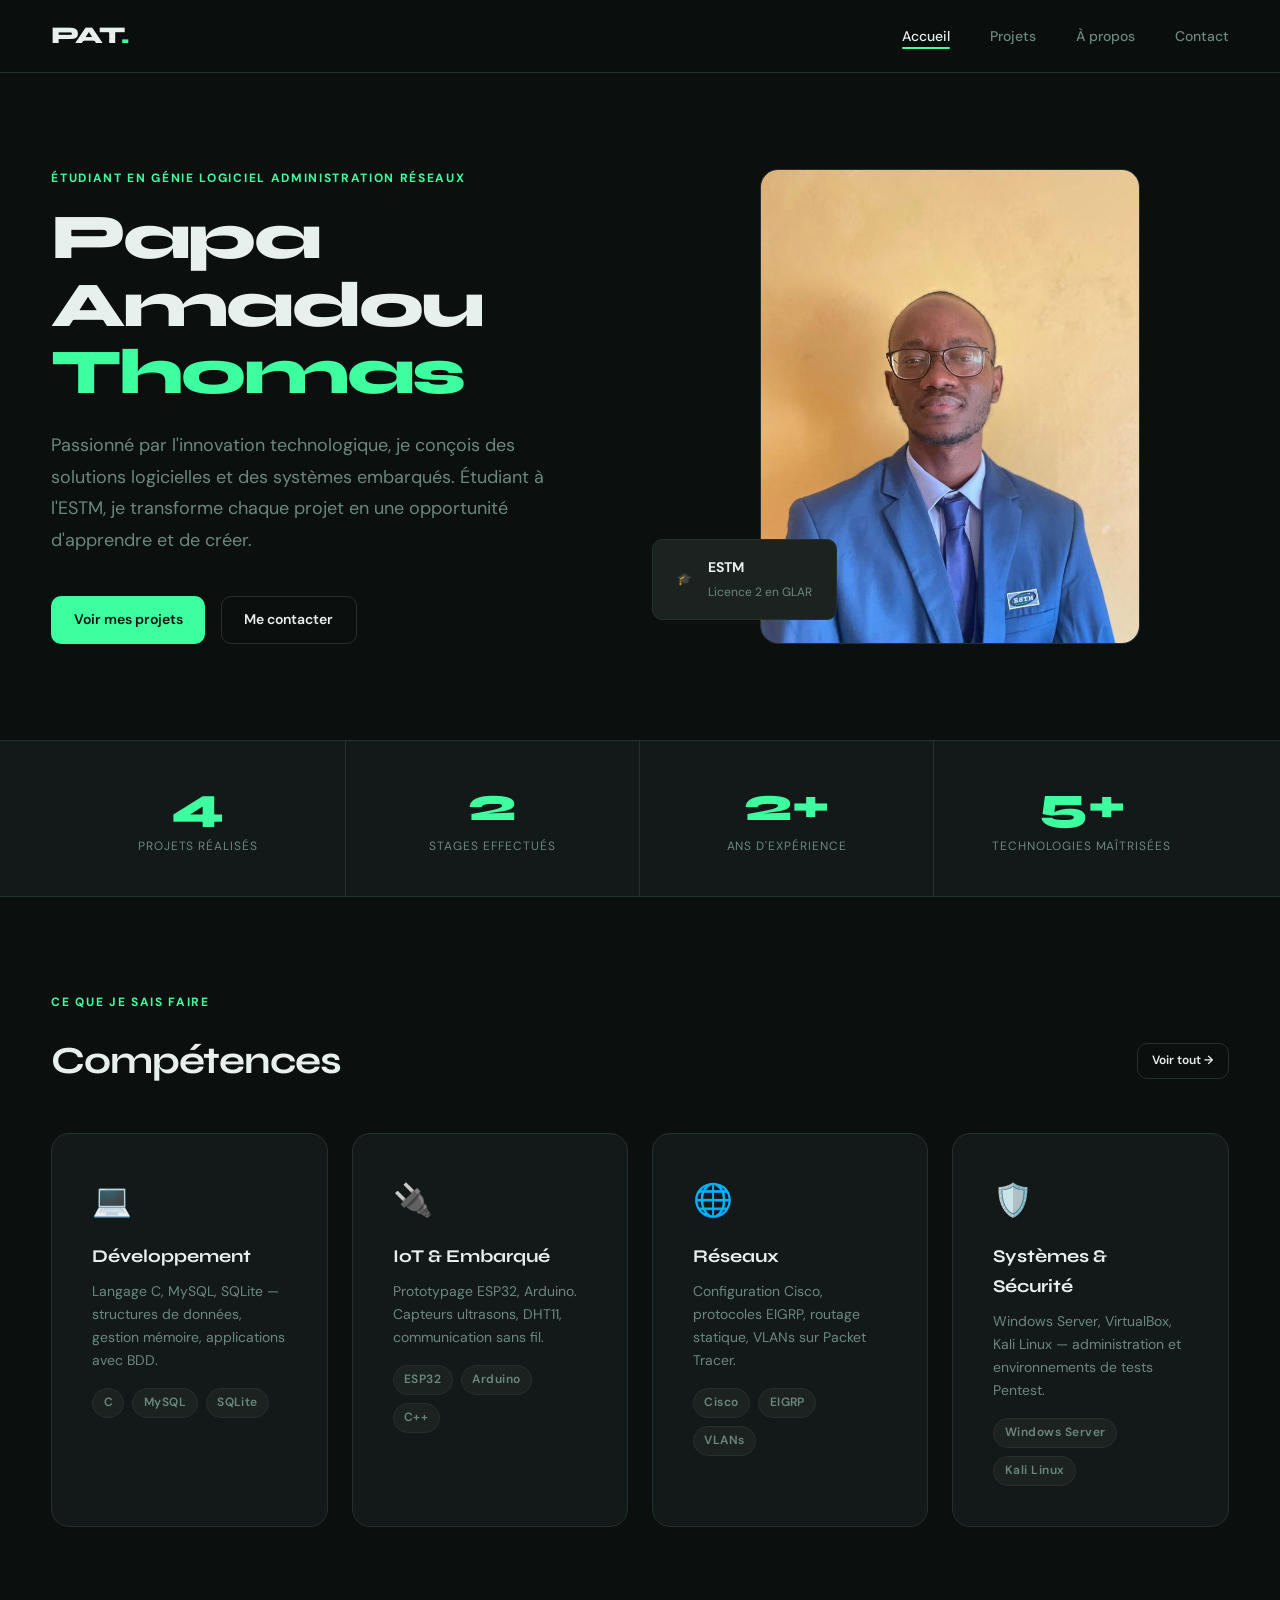
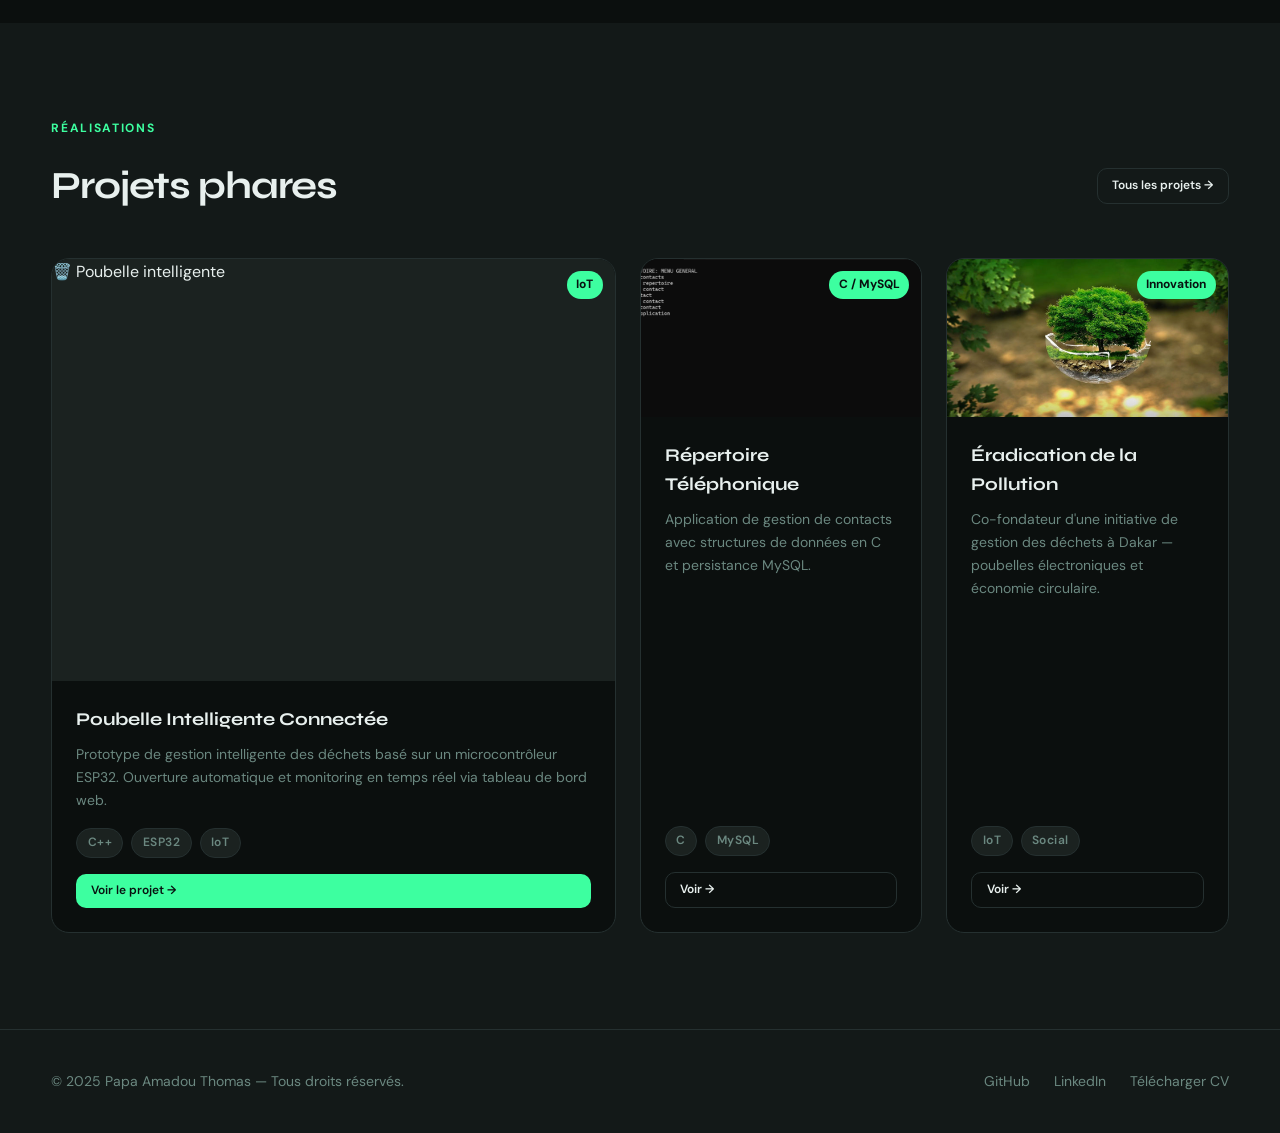
<file: index.html>
<!DOCTYPE html>
<html lang="fr">
<head>
  <meta charset="UTF-8" />
  <meta name="viewport" content="width=device-width, initial-scale=1.0" />
  <title>Papa Amadou Thomas — Portfolio</title>
  <link rel="preconnect" href="https://fonts.googleapis.com" />
  <link rel="preconnect" href="https://fonts.gstatic.com" crossorigin />
  <link href="https://fonts.googleapis.com/css2?family=Syne:wght@400;600;700;800&family=DM+Sans:ital,opsz,wght@0,9..40,300;0,9..40,400;0,9..40,500&display=swap" rel="stylesheet" />
  <link rel="stylesheet" href="css/global.css" />
  <link rel="stylesheet" href="css/index.css" />
</head>
<body>

  <!-- NAVIGATION -->
  <header class="header">
    <nav class="nav container">
      <a href="index.html" class="nav__logo">PAT<span class="accent">.</span></a>
      <ul class="nav__links">
        <li><a href="index.html"          class="nav__link active">Accueil</a></li>
        <li><a href="pages/projets.html"  class="nav__link">Projets</a></li>
        <li><a href="pages/about.html"    class="nav__link">À propos</a></li>
        <li><a href="pages/contact.html"  class="nav__link">Contact</a></li>
      </ul>
    </nav>
  </header>

  <!-- HERO -->
  <section class="hero">
    <div class="container hero__inner">
      <div class="hero__text">
        <p class="section-label">Étudiant en Génie Logiciel Administration Réseaux</p>
        <h1 class="title-xl">Papa Amadou<br /><span class="accent">Thomas</span></h1>
        <p class="hero__desc">
          Passionné par l'innovation technologique, je conçois des solutions logicielles
          et des systèmes embarqués. Étudiant à l'ESTM, je transforme chaque projet
          en une opportunité d'apprendre et de créer.
        </p>
        <div class="hero__cta">
          <a href="pages/projets.html" class="btn btn-primary">Voir mes projets</a>
          <a href="pages/contact.html" class="btn btn-outline">Me contacter</a>
        </div>
      </div>
      <div class="hero__visual">
        <div class="hero__avatar">
          <img src="./images/ma photo.jpeg" alt="Photo de Papa Amadou Thomas" />
        </div>
        <div class="hero__badge">
          <span class="hero__badge-icon">🎓</span>
          <div>
            <strong>ESTM</strong>
            <span>Licence 2 en GLAR</span>
          </div>
        </div>
      </div>
    </div>
  </section>

  <!-- STATS -->
  <section class="stats">
    <div class="container stats__grid">
      <div class="stat">
        <span class="stat__num">4</span>
        <span class="stat__label">Projets réalisés</span>
      </div>
      <div class="stat">
        <span class="stat__num">2</span>
        <span class="stat__label">Stages effectués</span>
      </div>
      <div class="stat">
        <span class="stat__num">2+</span>
        <span class="stat__label">Ans d'expérience</span>
      </div>
      <div class="stat">
        <span class="stat__num">5+</span>
        <span class="stat__label">Technologies maîtrisées</span>
      </div>
    </div>
  </section>

  <!-- COMPÉTENCES -->
  <section class="skills section">
    <div class="container">
      <p class="section-label">Ce que je sais faire</p>
      <div class="skills__header">
        <h2 class="title-lg">Compétences</h2>
        <a href="pages/about.html" class="btn btn-outline btn-sm">Voir tout →</a>
      </div>
      <div class="skills__grid">

        <div class="skill-card">
          <div class="skill-card__icon">💻</div>
          <h3>Développement</h3>
          <p>Langage C, MySQL, SQLite — structures de données, gestion mémoire, applications avec BDD.</p>
          <div class="skill-card__tags">
            <span class="tag">C</span>
            <span class="tag">MySQL</span>
            <span class="tag">SQLite</span>
          </div>
        </div>

        <div class="skill-card">
          <div class="skill-card__icon">🔌</div>
          <h3>IoT & Embarqué</h3>
          <p>Prototypage ESP32, Arduino. Capteurs ultrasons, DHT11, communication sans fil.</p>
          <div class="skill-card__tags">
            <span class="tag">ESP32</span>
            <span class="tag">Arduino</span>
            <span class="tag">C++</span>
          </div>
        </div>

        <div class="skill-card">
          <div class="skill-card__icon">🌐</div>
          <h3>Réseaux</h3>
          <p>Configuration Cisco, protocoles EIGRP, routage statique, VLANs sur Packet Tracer.</p>
          <div class="skill-card__tags">
            <span class="tag">Cisco</span>
            <span class="tag">EIGRP</span>
            <span class="tag">VLANs</span>
          </div>
        </div>

        <div class="skill-card">
          <div class="skill-card__icon">🛡️</div>
          <h3>Systèmes & Sécurité</h3>
          <p>Windows Server, VirtualBox, Kali Linux — administration et environnements de tests Pentest.</p>
          <div class="skill-card__tags">
            <span class="tag">Windows Server</span>
            <span class="tag">Kali Linux</span>
          </div>
        </div>

      </div>
    </div>
  </section>

  <!-- PROJETS PHARES -->
  <section class="projects section">
    <div class="container">
      <p class="section-label">Réalisations</p>
      <div class="projects__header">
        <h2 class="title-lg">Projets phares</h2>
        <a href="pages/projets.html" class="btn btn-outline btn-sm">Tous les projets →</a>
      </div>
      <div class="projects__grid">

        <article class="project-card project-card--featured">
          <div class="project-card__img project-card__img--placeholder">
            <span class="pcard__placeholder-text">🗑️ Poubelle intelligente</span>
            <span class="project-card__badge">IoT</span>
          </div>
          <div class="project-card__body">
            <h3 class="project-card__title">Poubelle Intelligente Connectée</h3>
            <p class="project-card__desc">Prototype de gestion intelligente des déchets basé sur un microcontrôleur ESP32. Ouverture automatique et monitoring en temps réel via tableau de bord web.</p>
            <div class="project-card__tags">
              <span class="tag">C++</span>
              <span class="tag">ESP32</span>
              <span class="tag">IoT</span>
            </div>
            <a href="pages/projets.html" class="btn btn-primary btn-sm">Voir le projet →</a>
          </div>
        </article>

        <article class="project-card">
          <div class="project-card__img">
            <img src="./images/projet-repertoire.png" alt="Gestion Répertoire Téléphonique" />
            <span class="project-card__badge">C / MySQL</span>
          </div>
          <div class="project-card__body">
            <h3 class="project-card__title">Répertoire Téléphonique</h3>
            <p class="project-card__desc">Application de gestion de contacts avec structures de données en C et persistance MySQL.</p>
            <div class="project-card__tags">
              <span class="tag">C</span>
              <span class="tag">MySQL</span>
            </div>
            <a href="pages/projets.html" class="btn btn-outline btn-sm">Voir →</a>
          </div>
        </article>

        <article class="project-card">
          <div class="project-card__img">
            <img src="./images/projet-pollution.png" alt="Projet ETRE LA SOLUTION" />
            <span class="project-card__badge">Innovation</span>
          </div>
          <div class="project-card__body">
            <h3 class="project-card__title">Éradication de la Pollution</h3>
            <p class="project-card__desc">Co-fondateur d'une initiative de gestion des déchets à Dakar — poubelles électroniques et économie circulaire.</p>
            <div class="project-card__tags">
              <span class="tag">IoT</span>
              <span class="tag">Social</span>
            </div>
            <a href="pages/projets.html" class="btn btn-outline btn-sm">Voir →</a>
          </div>
        </article>

      </div>
    </div>
  </section>

  <!-- FOOTER -->
  <footer class="footer">
    <div class="container footer__inner">
      <p class="footer__copy">&copy; 2025 Papa Amadou Thomas — Tous droits réservés.</p>
      <div class="footer__links">
        <a href="https://github.com/Amadou-26" target="_blank" rel="noopener">GitHub</a>
        <a href="https://www.linkedin.com/in/papa-amadou-thomas-2bb1b03b4" target="_blank" rel="noopener">LinkedIn</a>
        <a href="./images/CV_Papa_Amadou_Thomas.pdf" download>Télécharger CV</a>
      </div>
    </div>
  </footer>

</body>
</html>
</file>
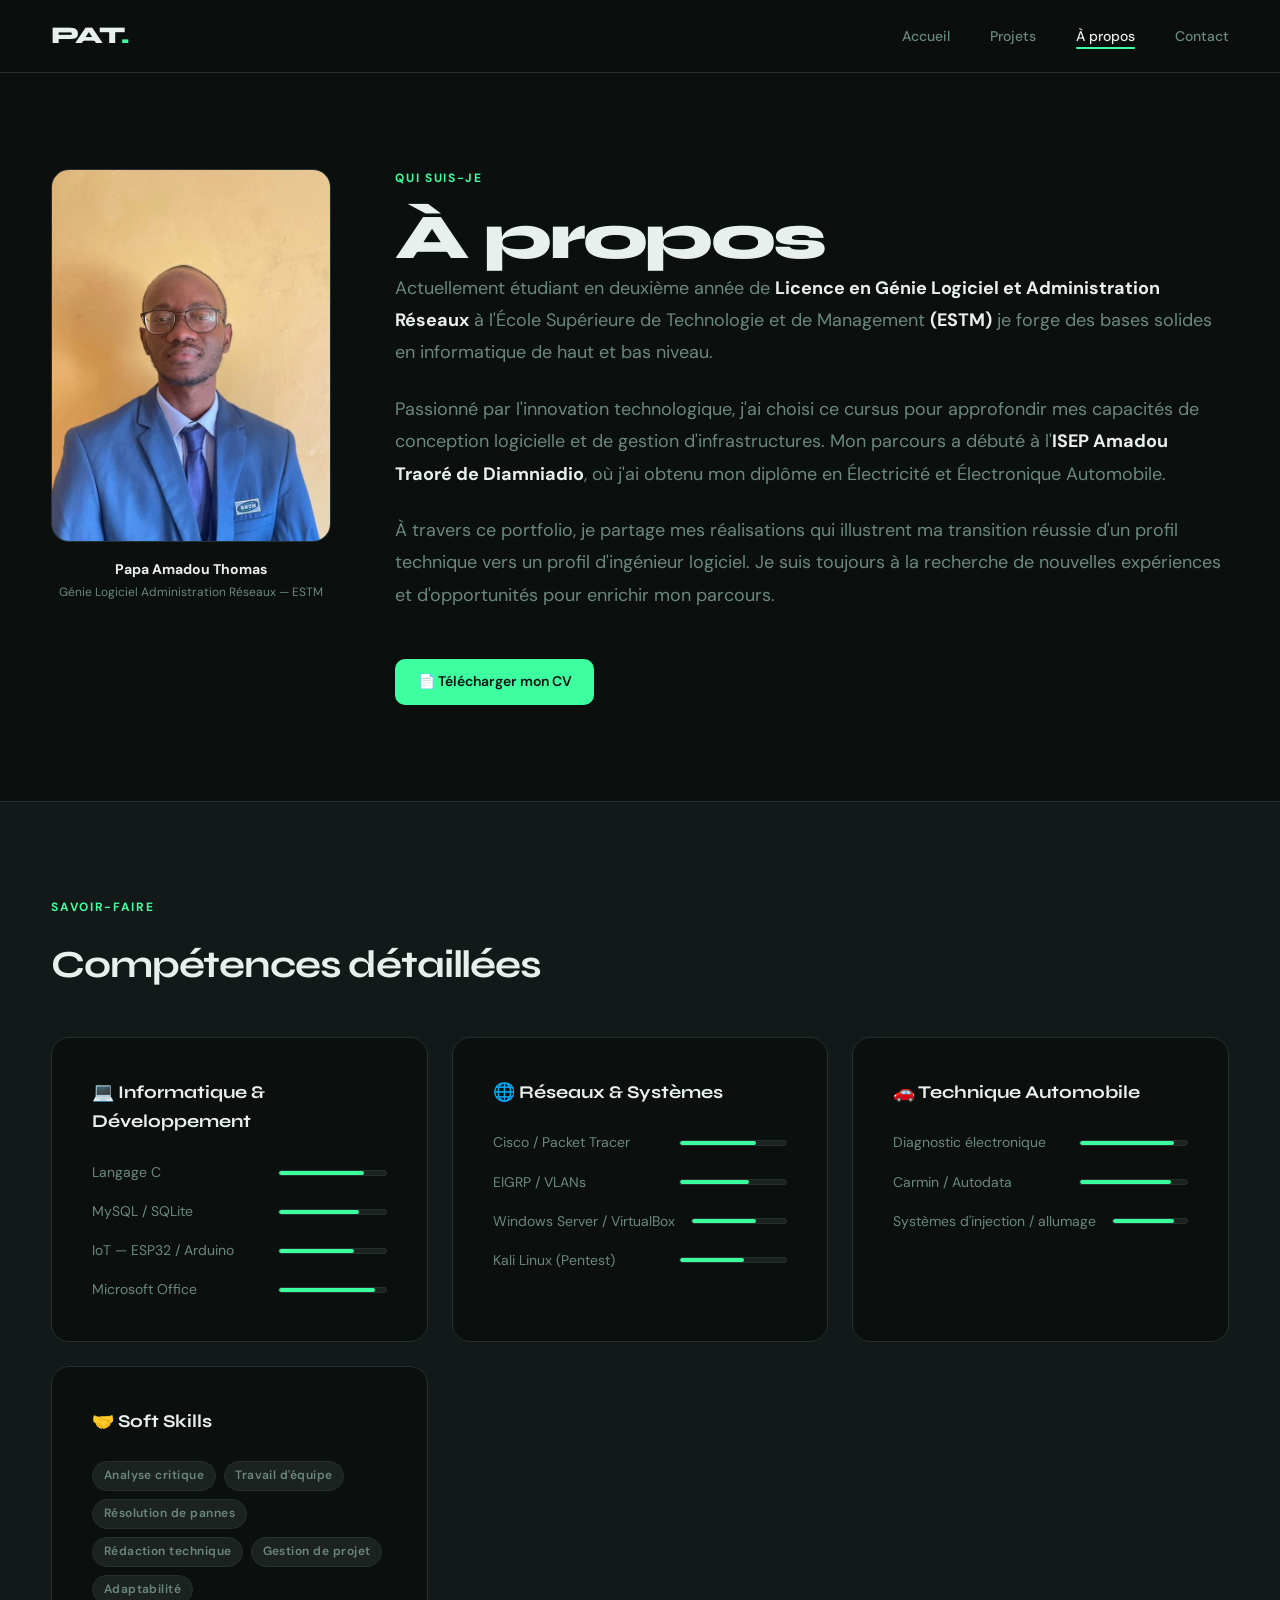
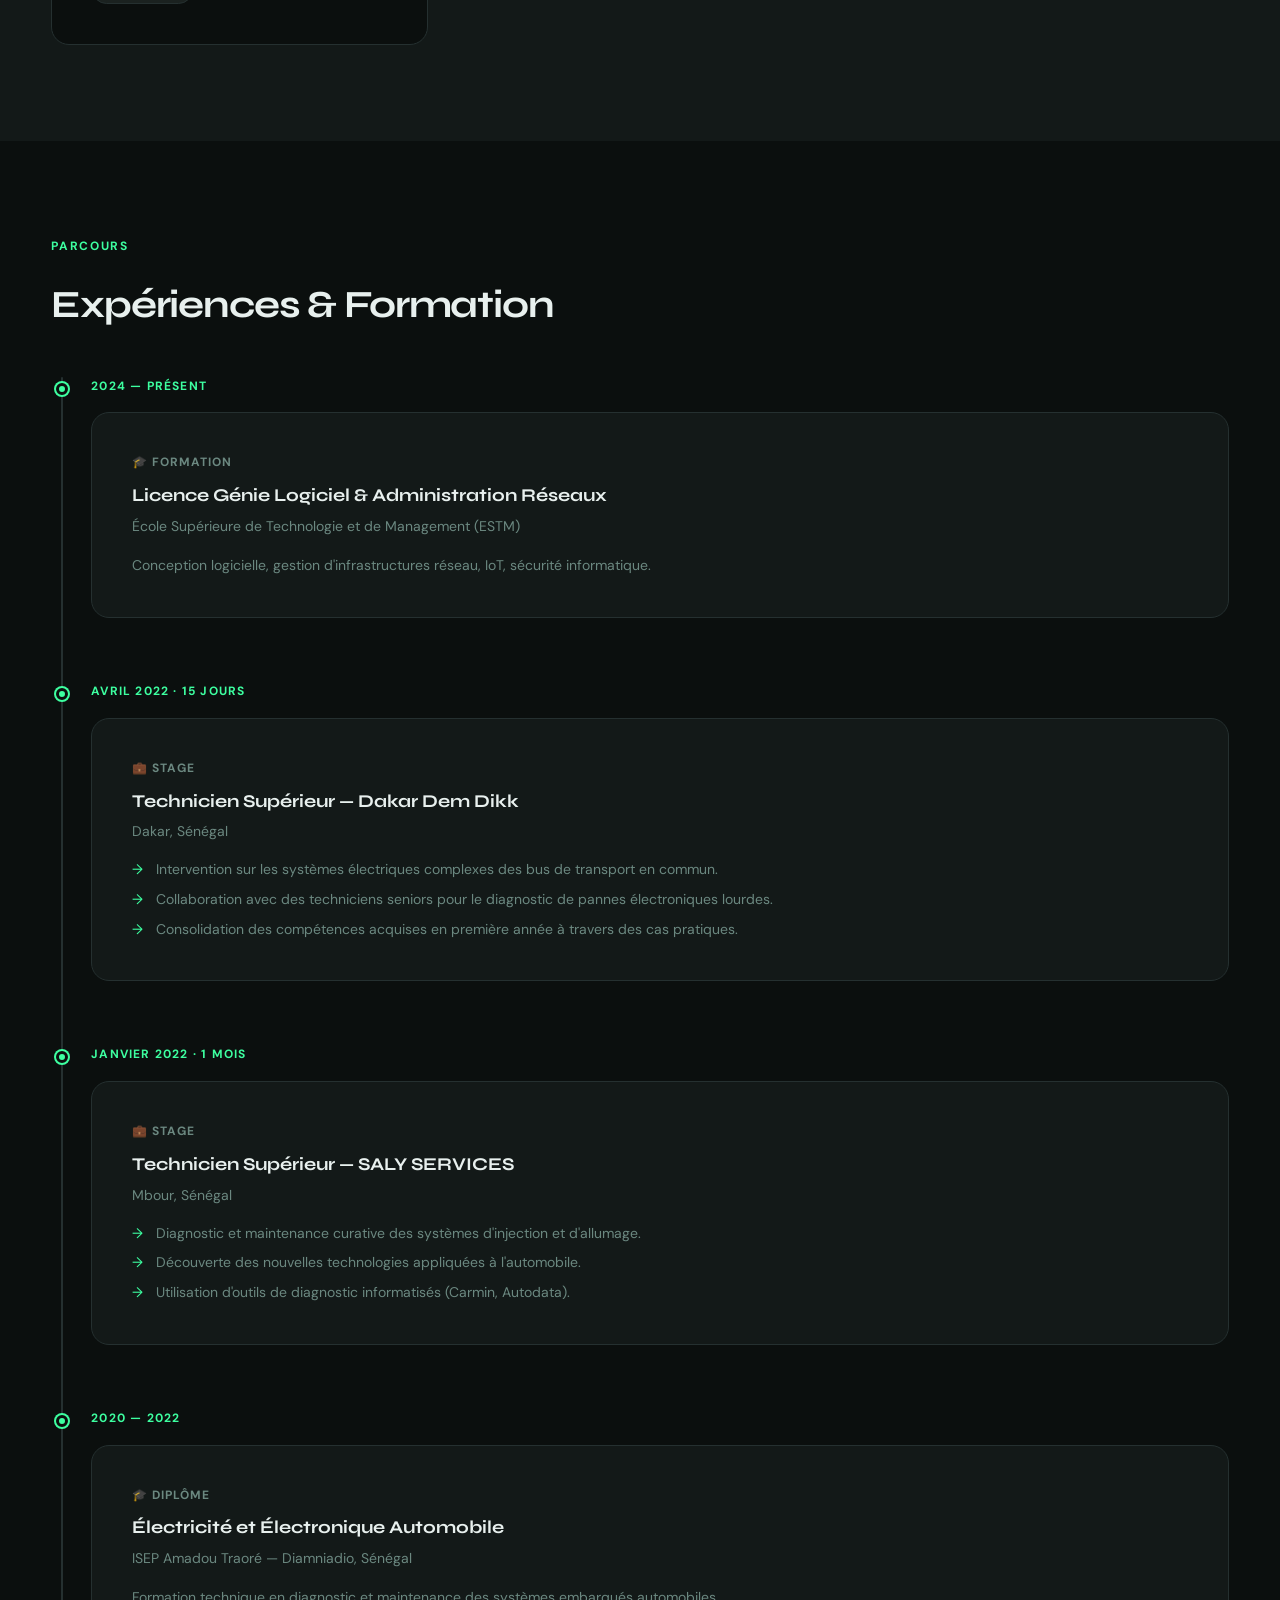
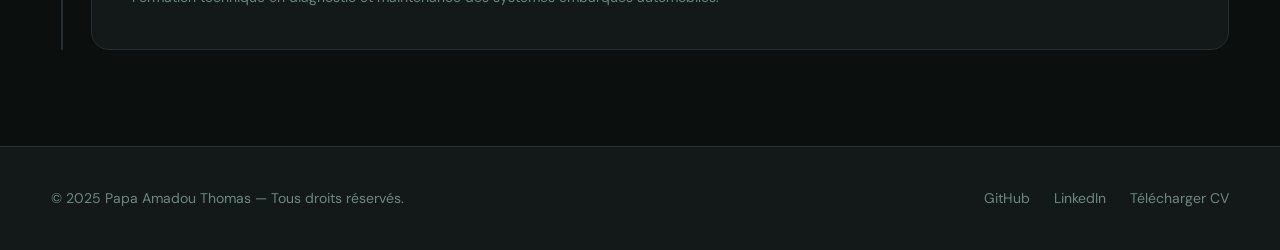
<file: pages/about.html>
<!DOCTYPE html>
<html lang="fr">
<head>
  <meta charset="UTF-8" />
  <meta name="viewport" content="width=device-width, initial-scale=1.0" />
  <title>À propos — Papa Amadou Thomas</title>
  <link rel="preconnect" href="https://fonts.googleapis.com" />
  <link rel="preconnect" href="https://fonts.gstatic.com" crossorigin />
  <link href="https://fonts.googleapis.com/css2?family=Syne:wght@400;600;700;800&family=DM+Sans:ital,opsz,wght@0,9..40,300;0,9..40,400;0,9..40,500&display=swap" rel="stylesheet" />
  <link rel="stylesheet" href="../css/global.css" />
  <link rel="stylesheet" href="../css/about.css" />
</head>
<body>

  <header class="header">
    <nav class="nav container">
      <a href="../index.html" class="nav__logo">PAT<span class="accent">.</span></a>
      <ul class="nav__links">
        <li><a href="./index.html"    class="nav__link">Accueil</a></li>
        <li><a href="projets.html"     class="nav__link">Projets</a></li>
        <li><a href="about.html"       class="nav__link active">À propos</a></li>
        <li><a href="contact.html"     class="nav__link">Contact</a></li>
      </ul>
    </nav>
  </header>

  <main>

    <!-- BIO -->
    <section class="bio section">
      <div class="container bio__grid">

        <div class="bio__photo">
          <img src="../images/ma photo.jpeg" alt="Papa Amadou Thomas" />
          <div class="bio__photo-caption">
            <strong>Papa Amadou Thomas</strong>
            <span>Génie Logiciel Administration Réseaux — ESTM</span>
          </div>
        </div>

        <div class="bio__content">
          <p class="section-label">Qui suis-je</p>
          <h1 class="title-xl">À propos</h1>

          <p class="bio__text">
            Actuellement étudiant en deuxième année de <strong>Licence en Génie Logiciel et
            Administration Réseaux</strong> à l'École Supérieure de Technologie et de Management
            <strong>(ESTM)</strong> je forge des bases solides en informatique de haut et bas niveau.
          </p>
          <p class="bio__text">
            Passionné par l'innovation technologique, j'ai choisi ce cursus pour approfondir
            mes capacités de conception logicielle et de gestion d'infrastructures. Mon parcours
            a débuté à l'<strong>ISEP Amadou Traoré de Diamniadio</strong>, où j'ai obtenu mon
            diplôme en Électricité et Électronique Automobile.
          </p>
          <p class="bio__text">
            À travers ce portfolio, je partage mes réalisations qui illustrent ma transition
            réussie d'un profil technique vers un profil d'ingénieur logiciel. Je suis toujours
            à la recherche de nouvelles expériences et d'opportunités pour enrichir mon parcours.
          </p>

          <a href="../images/CV_Papa_Amadou_Thomas.pdf" download class="btn btn-primary" style="margin-top: var(--sp-md);">
            📄 Télécharger mon CV
          </a>
        </div>

      </div>
    </section>

    <!-- COMPÉTENCES DÉTAILLÉES -->
    <section class="skills-detail section">
      <div class="container">
        <p class="section-label">Savoir-faire</p>
        <h2 class="title-lg" style="margin-bottom: var(--sp-lg);">Compétences détaillées</h2>

        <div class="skills-blocks">

          <div class="skills-block">
            <h3 class="skills-block__title">💻 Informatique & Développement</h3>
            <ul class="skills-list">
              <li>
                <span class="skill-name">Langage C</span>
                <span class="skill-bar"><span style="width: 80%"></span></span>
              </li>
              <li>
                <span class="skill-name">MySQL / SQLite</span>
                <span class="skill-bar"><span style="width: 75%"></span></span>
              </li>
              <li>
                <span class="skill-name">IoT — ESP32 / Arduino</span>
                <span class="skill-bar"><span style="width: 70%"></span></span>
              </li>
              <li>
                <span class="skill-name">Microsoft Office</span>
                <span class="skill-bar"><span style="width: 90%"></span></span>
              </li>
            </ul>
          </div>

          <div class="skills-block">
            <h3 class="skills-block__title">🌐 Réseaux & Systèmes</h3>
            <ul class="skills-list">
              <li>
                <span class="skill-name">Cisco / Packet Tracer</span>
                <span class="skill-bar"><span style="width: 72%"></span></span>
              </li>
              <li>
                <span class="skill-name">EIGRP / VLANs</span>
                <span class="skill-bar"><span style="width: 65%"></span></span>
              </li>
              <li>
                <span class="skill-name">Windows Server / VirtualBox</span>
                <span class="skill-bar"><span style="width: 68%"></span></span>
              </li>
              <li>
                <span class="skill-name">Kali Linux (Pentest)</span>
                <span class="skill-bar"><span style="width: 60%"></span></span>
              </li>
            </ul>
          </div>

          <div class="skills-block">
            <h3 class="skills-block__title">🚗 Technique Automobile</h3>
            <ul class="skills-list">
              <li>
                <span class="skill-name">Diagnostic électronique</span>
                <span class="skill-bar"><span style="width: 88%"></span></span>
              </li>
              <li>
                <span class="skill-name">Carmin / Autodata</span>
                <span class="skill-bar"><span style="width: 85%"></span></span>
              </li>
              <li>
                <span class="skill-name">Systèmes d'injection / allumage</span>
                <span class="skill-bar"><span style="width: 82%"></span></span>
              </li>
            </ul>
          </div>

          <div class="skills-block">
            <h3 class="skills-block__title">🤝 Soft Skills</h3>
            <div class="soft-skills">
              <span class="tag">Analyse critique</span>
              <span class="tag">Travail d'équipe</span>
              <span class="tag">Résolution de pannes</span>
              <span class="tag">Rédaction technique</span>
              <span class="tag">Gestion de projet</span>
              <span class="tag">Adaptabilité</span>
            </div>
          </div>

        </div>
      </div>
    </section>

    <!-- PARCOURS / TIMELINE -->
    <section class="timeline-section section">
      <div class="container">
        <p class="section-label">Parcours</p>
        <h2 class="title-lg" style="margin-bottom: var(--sp-lg);">Expériences & Formation</h2>

        <div class="timeline">

          <div class="timeline__item">
            <div class="timeline__dot"></div>
            <div class="timeline__date">2024 — Présent</div>
            <div class="timeline__card">
              <span class="timeline__type">🎓 Formation</span>
              <h3>Licence Génie Logiciel & Administration Réseaux</h3>
              <p class="timeline__org">École Supérieure de Technologie et de Management (ESTM)</p>
              <p>Conception logicielle, gestion d'infrastructures réseau, IoT, sécurité informatique.</p>
            </div>
          </div>

          <div class="timeline__item">
            <div class="timeline__dot"></div>
            <div class="timeline__date">Avril 2022 · 15 jours</div>
            <div class="timeline__card">
              <span class="timeline__type">💼 Stage</span>
              <h3>Technicien Supérieur — Dakar Dem Dikk</h3>
              <p class="timeline__org">Dakar, Sénégal</p>
              <ul class="timeline__list">
                <li>Intervention sur les systèmes électriques complexes des bus de transport en commun.</li>
                <li>Collaboration avec des techniciens seniors pour le diagnostic de pannes électroniques lourdes.</li>
                <li>Consolidation des compétences acquises en première année à travers des cas pratiques.</li>
              </ul>
            </div>
          </div>

          <div class="timeline__item">
            <div class="timeline__dot"></div>
            <div class="timeline__date">Janvier 2022 · 1 mois</div>
            <div class="timeline__card">
              <span class="timeline__type">💼 Stage</span>
              <h3>Technicien Supérieur — SALY SERVICES</h3>
              <p class="timeline__org">Mbour, Sénégal</p>
              <ul class="timeline__list">
                <li>Diagnostic et maintenance curative des systèmes d'injection et d'allumage.</li>
                <li>Découverte des nouvelles technologies appliquées à l'automobile.</li>
                <li>Utilisation d'outils de diagnostic informatisés (Carmin, Autodata).</li>
              </ul>
            </div>
          </div>

          <div class="timeline__item">
            <div class="timeline__dot"></div>
            <div class="timeline__date">2020 — 2022</div>
            <div class="timeline__card">
              <span class="timeline__type">🎓 Diplôme</span>
              <h3>Électricité et Électronique Automobile</h3>
              <p class="timeline__org">ISEP Amadou Traoré — Diamniadio, Sénégal</p>
              <p>Formation technique en diagnostic et maintenance des systèmes embarqués automobiles.</p>
            </div>
          </div>

        </div>
      </div>
    </section>

  </main>

  <footer class="footer">
    <div class="container footer__inner">
      <p class="footer__copy">&copy; 2025 Papa Amadou Thomas — Tous droits réservés.</p>
      <div class="footer__links">
        <a href="https://github.com/Amadou-26" target="_blank" rel="noopener">GitHub</a>
        <a href="https://www.linkedin.com/in/papa-amadou-thomas-2bb1b03b4" target="_blank" rel="noopener">LinkedIn</a>
        <a href="../images/CV_Papa_Amadou_Thomas.pdf" download>Télécharger CV</a>
      </div>
    </div>
  </footer>

</body>
</html>
</file>
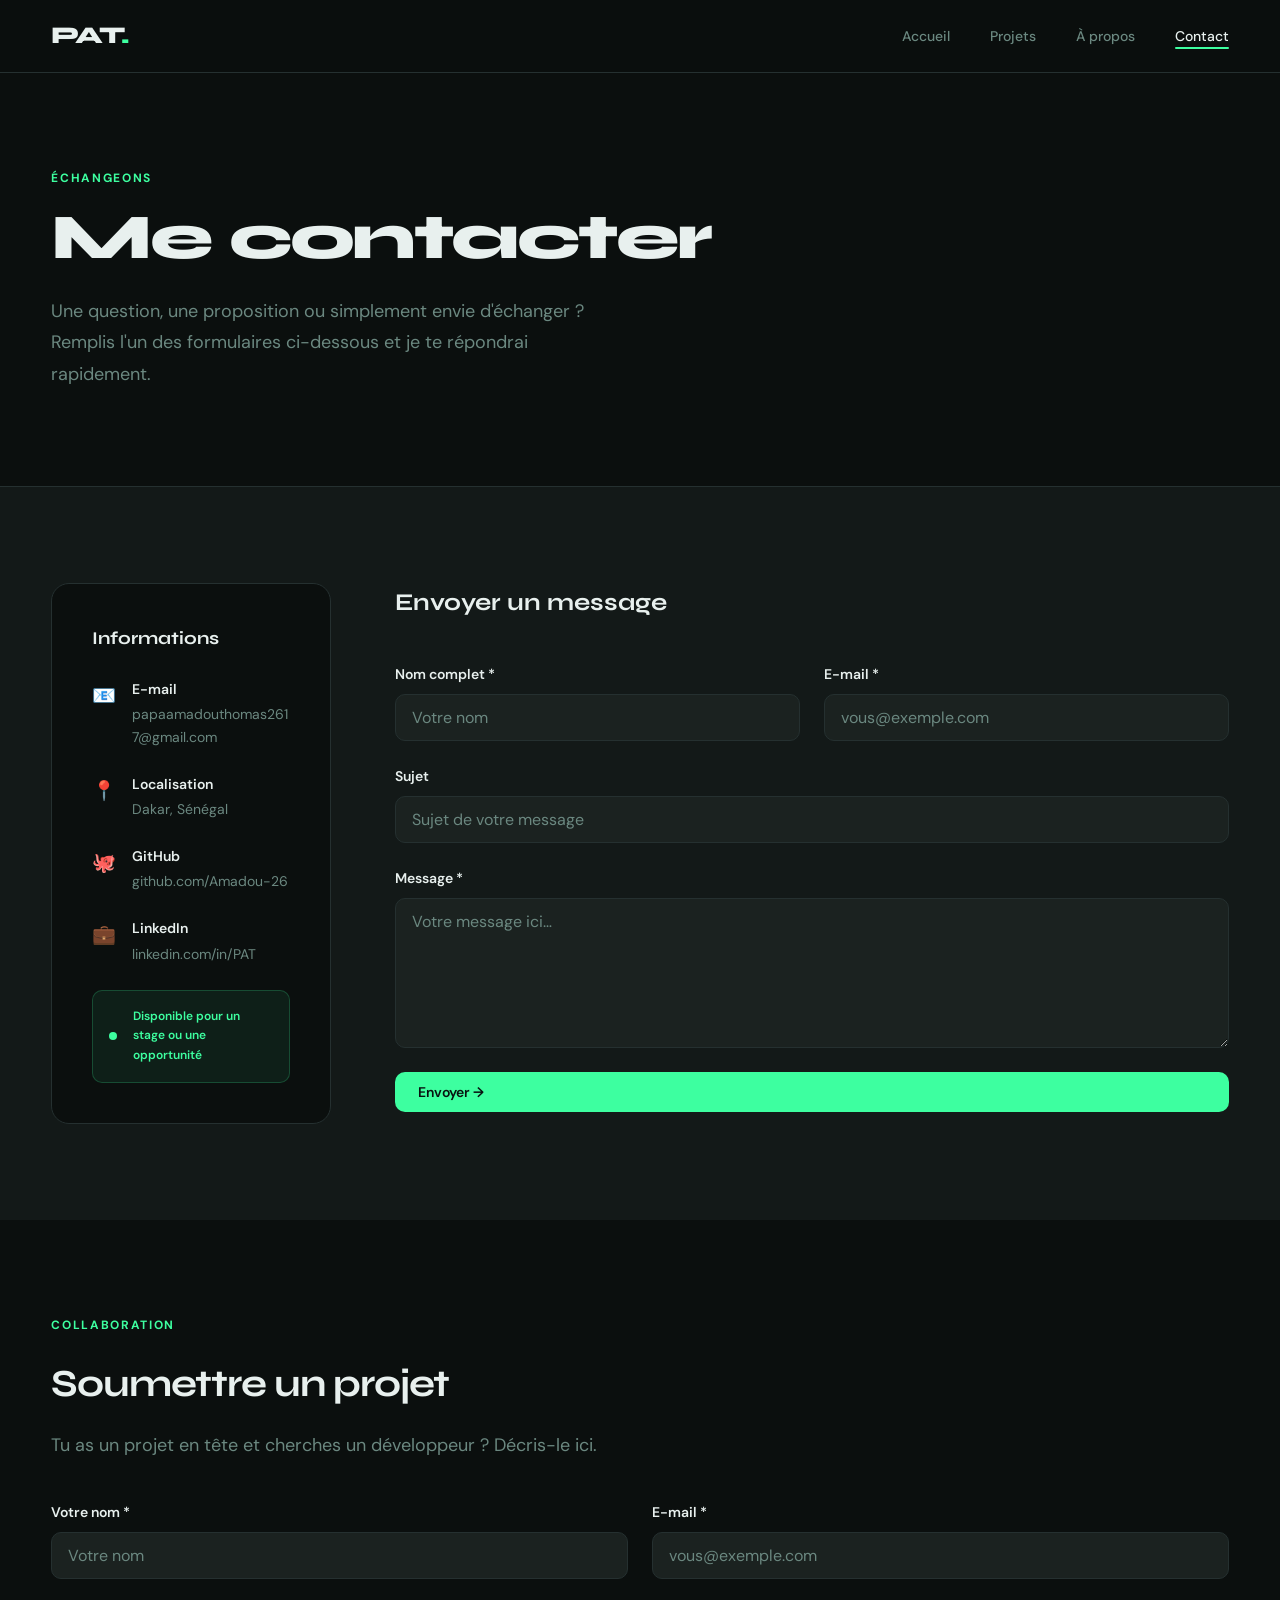
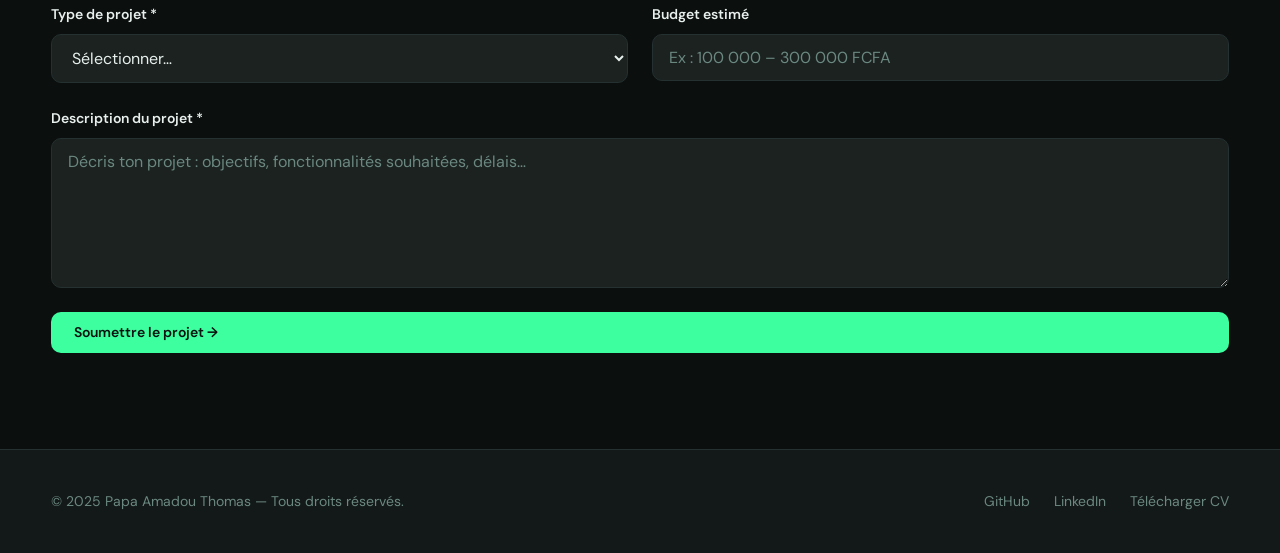
<file: pages/contact.html>
<!DOCTYPE html>
<html lang="fr">
<head>
  <meta charset="UTF-8" />
  <meta name="viewport" content="width=device-width, initial-scale=1.0" />
  <title>Contact — Papa Amadou Thomas</title>
  <link rel="preconnect" href="https://fonts.googleapis.com" />
  <link rel="preconnect" href="https://fonts.gstatic.com" crossorigin />
  <link href="https://fonts.googleapis.com/css2?family=Syne:wght@400;600;700;800&family=DM+Sans:ital,opsz,wght@0,9..40,300;0,9..40,400;0,9..40,500&display=swap" rel="stylesheet" />
  <link rel="stylesheet" href="../css/global.css" />
  <link rel="stylesheet" href="../css/contact.css" />
</head>
<body>

  <header class="header">
    <nav class="nav container">
      <a href="../index.html" class="nav__logo">PAT<span class="accent">.</span></a>
      <ul class="nav__links">
        <li><a href="../index.html"    class="nav__link">Accueil</a></li>
        <li><a href="projets.html"     class="nav__link">Projets</a></li>
        <li><a href="about.html"       class="nav__link">À propos</a></li>
        <li><a href="contact.html"     class="nav__link active">Contact</a></li>
      </ul>
    </nav>
  </header>

  <main>

    <!-- EN-TÊTE -->
    <section class="contact-hero section">
      <div class="container">
        <p class="section-label">Échangeons</p>
        <h1 class="title-xl">Me contacter</h1>
        <p class="contact-hero__desc">
          Une question, une proposition ou simplement envie d'échanger ?
          Remplis l'un des formulaires ci-dessous et je te répondrai rapidement.
        </p>
      </div>
    </section>

    <!-- INFOS + FORMULAIRE CONTACT -->
    <section class="section contact-main">
      <div class="container contact-grid">

        <!-- Infos de contact -->
        <aside class="contact-info">
          <h2 class="contact-info__title">Informations</h2>

          <div class="contact-info__item">
            <span class="contact-info__icon">📧</span>
            <div>
              <strong>E-mail</strong>
              <span>papaamadouthomas2617@gmail.com</span>
            </div>
          </div>

          <div class="contact-info__item">
            <span class="contact-info__icon">📍</span>
            <div>
              <strong>Localisation</strong>
              <span>Dakar, Sénégal</span>
            </div>
          </div>

          <div class="contact-info__item">
            <span class="contact-info__icon">🐙</span>
            <div>
              <strong>GitHub</strong>
              <a href="https://github.com/Amadou-26" target="_blank" rel="noopener">github.com/Amadou-26</a>
            </div>
          </div>

          <div class="contact-info__item">
            <span class="contact-info__icon">💼</span>
            <div>
              <strong>LinkedIn</strong>
              <a href="www.linkedin.com/in/papa-amadou-thomas-2bb1b03b4" target="_blank" rel="noopener">linkedin.com/in/PAT</a>
            </div>
          </div>

          <div class="contact-info__availability">
            <span class="availability-dot"></span>
            Disponible pour un stage ou une opportunité
          </div>
        </aside>

        <!-- Formulaire 1 : Contact simple -->
        <div class="form-wrapper">
          <h2 class="form-title">Envoyer un message</h2>
          <form class="cform" id="contactForm" action="#" method="POST" novalidate>

            <div class="cform__row">
              <div class="cform__group">
                <label class="cform__label" for="name">Nom complet *</label>
                <input class="cform__input" type="text" id="name" name="name"
                  placeholder="Votre nom" required />
              </div>
              <div class="cform__group">
                <label class="cform__label" for="email">E-mail *</label>
                <input class="cform__input" type="email" id="email" name="email"
                  placeholder="vous@exemple.com" required />
              </div>
            </div>

            <div class="cform__group">
              <label class="cform__label" for="subject">Sujet</label>
              <input class="cform__input" type="text" id="subject" name="subject"
                placeholder="Sujet de votre message" />
            </div>

            <div class="cform__group">
              <label class="cform__label" for="message">Message *</label>
              <textarea class="cform__textarea" id="message" name="message"
                placeholder="Votre message ici…" required></textarea>
            </div>

            <button type="submit" class="btn btn-primary">Envoyer →</button>

          </form>
        </div>

      </div>
    </section>

    <!-- Formulaire 2 : Demande de projet -->
    <section class="section project-request-section">
      <div class="container">
        <p class="section-label">Collaboration</p>
        <h2 class="title-lg" style="margin-bottom: var(--sp-sm);">Soumettre un projet</h2>
        <p class="form-subtitle">Tu as un projet en tête et cherches un développeur ? Décris-le ici.</p>

        <form class="cform cform--wide" id="projectForm" action="#" method="POST" novalidate>

          <div class="cform__row">
            <div class="cform__group">
              <label class="cform__label" for="p-name">Votre nom *</label>
              <input class="cform__input" type="text" id="p-name" name="client_name"
                placeholder="Votre nom" required />
            </div>
            <div class="cform__group">
              <label class="cform__label" for="p-email">E-mail *</label>
              <input class="cform__input" type="email" id="p-email" name="client_email"
                placeholder="vous@exemple.com" required />
            </div>
          </div>

          <div class="cform__row">
            <div class="cform__group">
              <label class="cform__label" for="p-type">Type de projet *</label>
              <select class="cform__select" id="p-type" name="project_type" required>
                <option value="" disabled selected>Sélectionner…</option>
                <option value="site-vitrine">Site vitrine</option>
                <option value="application-web">Application web</option>
                <option value="systeme-embarque">Système embarqué / IoT</option>
                <option value="reseau">Infrastructure réseau</option>
                <option value="autre">Autre</option>
              </select>
            </div>
            <div class="cform__group">
              <label class="cform__label" for="p-budget">Budget estimé</label>
              <input class="cform__input" type="text" id="p-budget" name="budget"
                placeholder="Ex : 100 000 – 300 000 FCFA" />
            </div>
          </div>

          <div class="cform__group">
            <label class="cform__label" for="p-desc">Description du projet *</label>
            <textarea class="cform__textarea" id="p-desc" name="project_desc"
              placeholder="Décris ton projet : objectifs, fonctionnalités souhaitées, délais…" required></textarea>
          </div>

          <button type="submit" class="btn btn-primary">Soumettre le projet →</button>

        </form>
      </div>
    </section>

  </main>

  <footer class="footer">
    <div class="container footer__inner">
      <p class="footer__copy">&copy; 2025 Papa Amadou Thomas — Tous droits réservés.</p>
      <div class="footer__links">
        <a href="https://github.com/Amadou-26" target="_blank" rel="noopener">GitHub</a>
        <a href="https://www.linkedin.com/in/papa-amadou-thomas-2bb1b03b4" target="_blank" rel="noopener">LinkedIn</a>
        <a href="../images/CV_Papa_Amadou_Thomas.pdf" download>Télécharger CV</a>
      </div>
    </div>
  </footer>

</body>
</html>
</file>
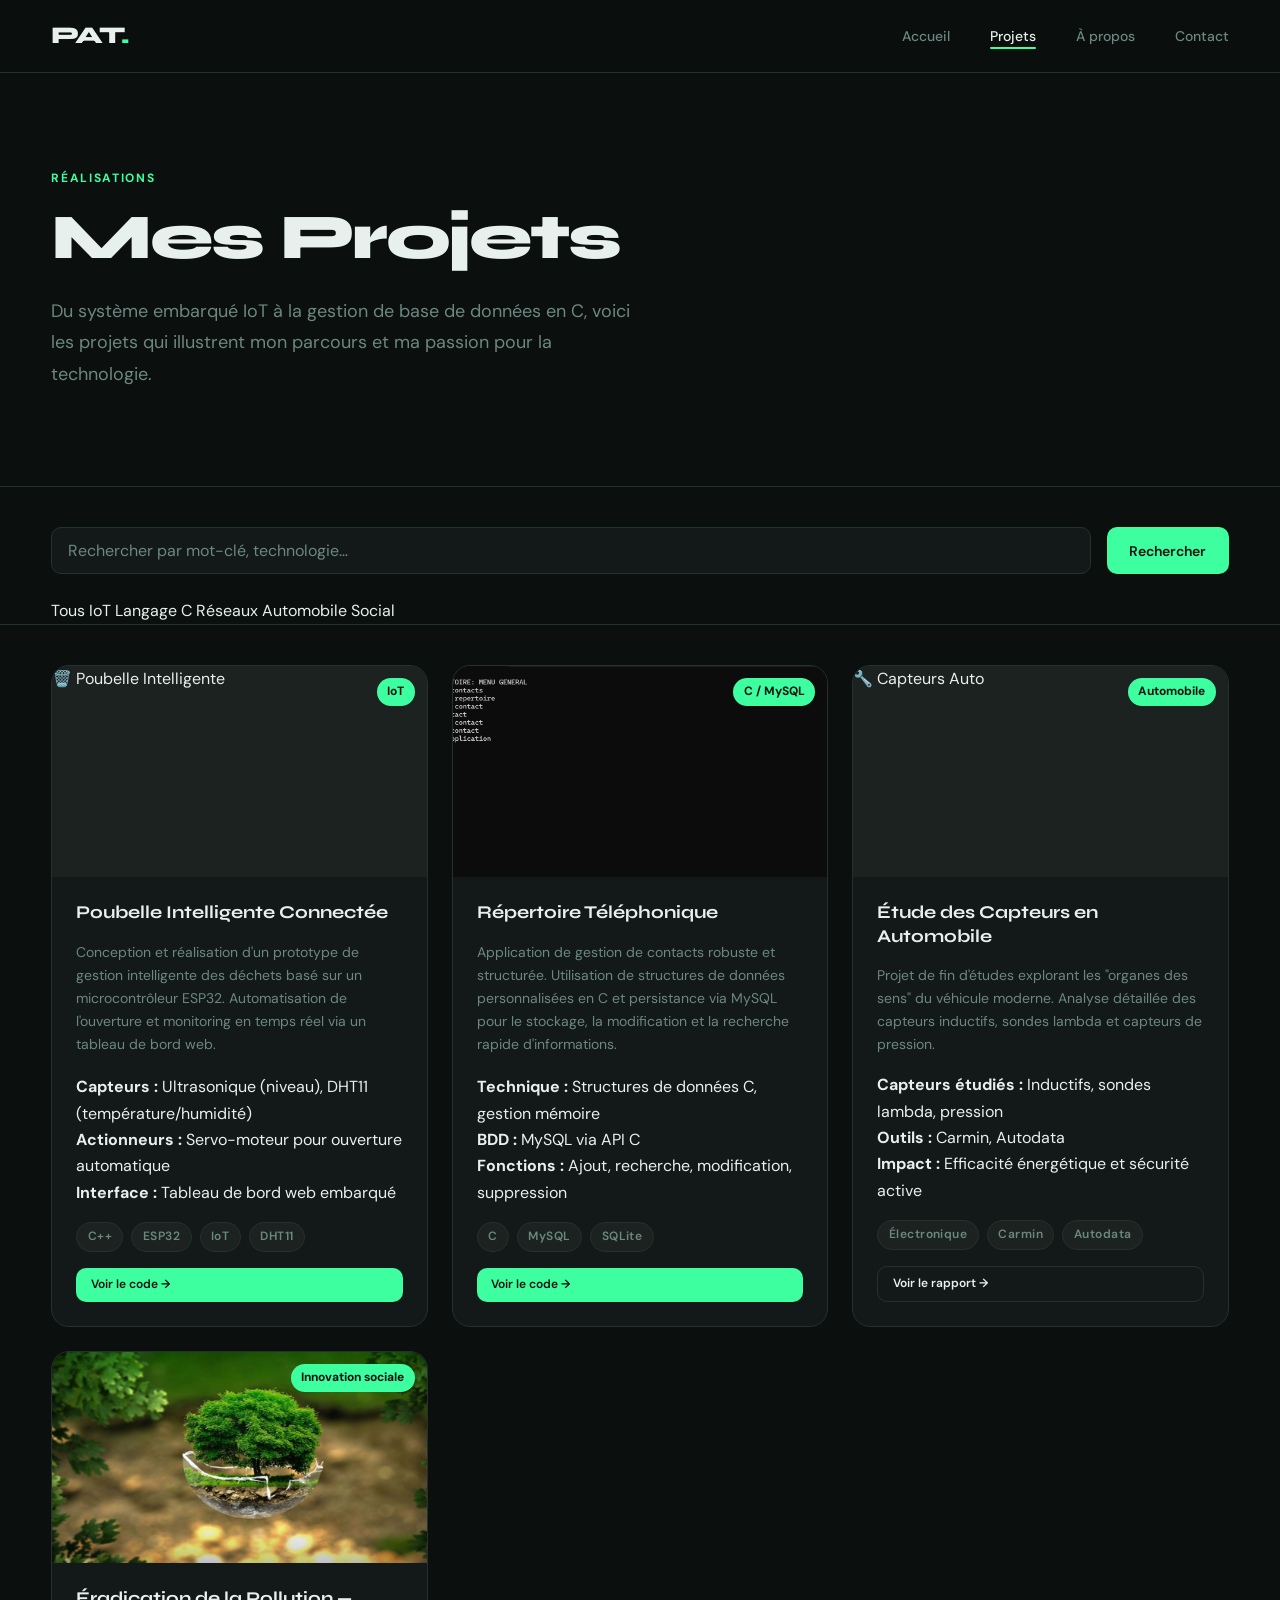
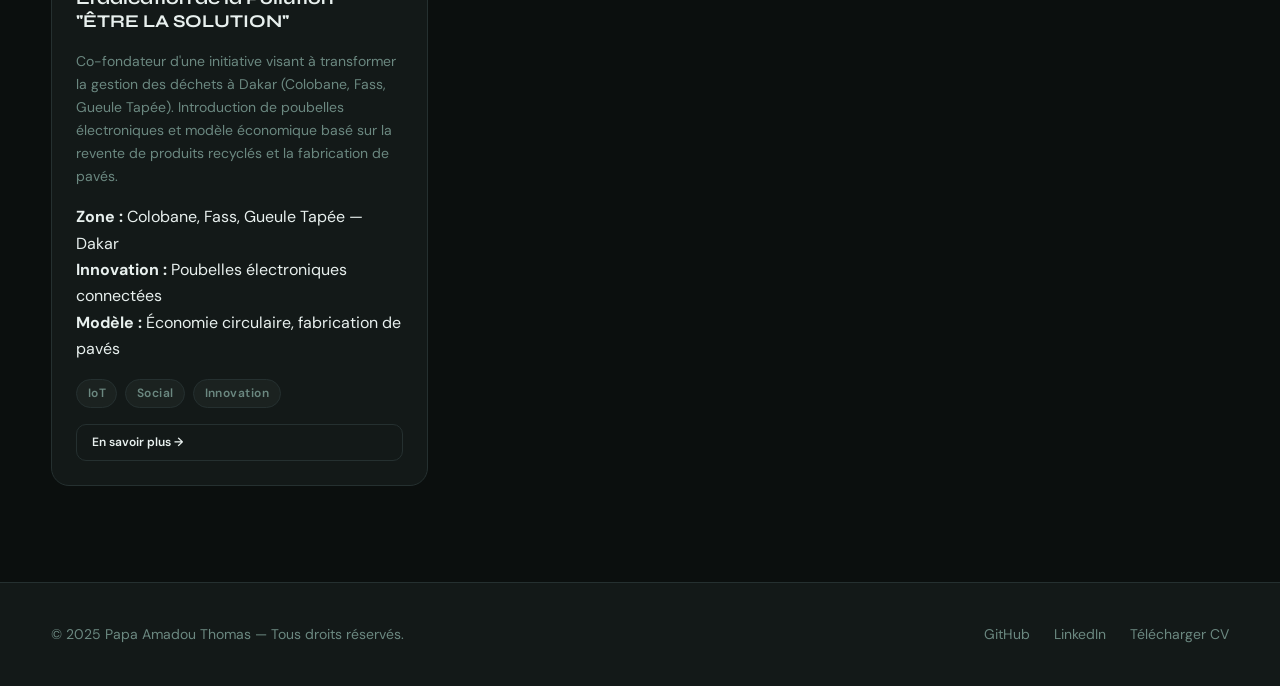
<file: pages/projets.html>
<!DOCTYPE html>
<html lang="fr">
<head>
  <meta charset="UTF-8" />
  <meta name="viewport" content="width=device-width, initial-scale=1.0" />
  <title>Projets — Papa Amadou Thomas</title>
  <link rel="preconnect" href="https://fonts.googleapis.com" />
  <link rel="preconnect" href="https://fonts.gstatic.com" crossorigin />
  <link href="https://fonts.googleapis.com/css2?family=Syne:wght@400;600;700;800&family=DM+Sans:ital,opsz,wght@0,9..40,300;0,9..40,400;0,9..40,500&display=swap" rel="stylesheet" />
  <link rel="stylesheet" href="../css/global.css" />
  <link rel="stylesheet" href="../css/projets.css" />
</head>
<body>

  <header class="header">
    <nav class="nav container">
      <a href="../index.html" class="nav__logo">PAT<span class="accent">.</span></a>
      <ul class="nav__links">
        <li><a href="../index.html"       class="nav__link">Accueil</a></li>
        <li><a href="projets.html"        class="nav__link active">Projets</a></li>
        <li><a href="about.html"          class="nav__link">À propos</a></li>
        <li><a href="contact.html"        class="nav__link">Contact</a></li>
      </ul>
    </nav>
  </header>

  <main>

    <!-- EN-TÊTE -->
    <section class="page-header section">
      <div class="container">
        <p class="section-label">Réalisations</p>
        <h1 class="title-xl">Mes Projets</h1>
        <p class="page-header__desc">
          Du système embarqué IoT à la gestion de base de données en C, voici les projets
          qui illustrent mon parcours et ma passion pour la technologie.
        </p>
      </div>
    </section>

    <!-- BARRE DE RECHERCHE -->
    <section class="search-section">
      <div class="container">
        <div class="search-bar">
          <input
            type="search"
            id="searchInput"
            class="search-input"
            placeholder="Rechercher par mot-clé, technologie…"
            aria-label="Recherche de projets"
          />
          <button class="btn btn-primary" onclick="filterProjects()">Rechercher</button>
        </div>
        <div class="filter-tags" id="filterTags">
          <span class="filter-tag active" data-filter="all">Tous</span>
          <span class="filter-tag" data-filter="iot">IoT</span>
          <span class="filter-tag" data-filter="c">Langage C</span>
          <span class="filter-tag" data-filter="reseau">Réseaux</span>
          <span class="filter-tag" data-filter="auto">Automobile</span>
          <span class="filter-tag" data-filter="social">Social</span>
        </div>
      </div>
    </section>

    <!-- GRILLE PROJETS -->
    <section class="section" id="projectsList" style="padding-top: var(--sp-lg);">
      <div class="container">
        <div class="projects-grid" id="projectsGrid">

          <!-- Projet 1 -->
          <article class="pcard" data-tags="iot c++ esp32 embarque capteurs">
          <div class="pcard__img pcard__img--placeholder">
            <span class="pcard__placeholder-text">🗑️ Poubelle Intelligente</span>
            <span class="pcard__badge">IoT</span>
          </div>
            <div class="pcard__body">
              <h2 class="pcard__title">Poubelle Intelligente Connectée</h2>
              <p class="pcard__desc">
                Conception et réalisation d'un prototype de gestion intelligente des déchets basé
                sur un microcontrôleur ESP32. Automatisation de l'ouverture et monitoring en temps
                réel via un tableau de bord web.
              </p>
              <ul class="pcard__details">
                <li><strong>Capteurs :</strong> Ultrasonique (niveau), DHT11 (température/humidité)</li>
                <li><strong>Actionneurs :</strong> Servo-moteur pour ouverture automatique</li>
                <li><strong>Interface :</strong> Tableau de bord web embarqué</li>
              </ul>
              <div class="pcard__tags">
                <span class="tag">C++</span>
                <span class="tag">ESP32</span>
                <span class="tag">IoT</span>
                <span class="tag">DHT11</span>
              </div>
              <a href="#" class="btn btn-primary btn-sm">Voir le code →</a>
            </div>
          </article>

          <!-- Projet 2 -->
          <article class="pcard" data-tags="c mysql sqlite base de donnees langage">
            <div class="pcard__img">
              <img src="../images/projet-repertoire.png" alt="Répertoire Téléphonique" />
              <span class="pcard__badge">C / MySQL</span>
            </div>
            <div class="pcard__body">
              <h2 class="pcard__title">Répertoire Téléphonique</h2>
              <p class="pcard__desc">
                Application de gestion de contacts robuste et structurée. Utilisation de structures
                de données personnalisées en C et persistance via MySQL pour le stockage, la
                modification et la recherche rapide d'informations.
              </p>
              <ul class="pcard__details">
                <li><strong>Technique :</strong> Structures de données C, gestion mémoire</li>
                <li><strong>BDD :</strong> MySQL via API C</li>
                <li><strong>Fonctions :</strong> Ajout, recherche, modification, suppression</li>
              </ul>
              <div class="pcard__tags">
                <span class="tag">C</span>
                <span class="tag">MySQL</span>
                <span class="tag">SQLite</span>
              </div>
              <a href="#" class="btn btn-primary btn-sm">Voir le code →</a>
            </div>
          </article>

          <!-- Projet 3 -->
          <article class="pcard" data-tags="auto capteurs automobile electronique">
            <div class="pcard__img pcard__img--placeholder">
              <span class="pcard__placeholder-text">🔧 Capteurs Auto</span>
              <span class="pcard__badge">Automobile</span>
            </div>
            <div class="pcard__body">
              <h2 class="pcard__title">Étude des Capteurs en Automobile</h2>
              <p class="pcard__desc">
                Projet de fin d'études explorant les "organes des sens" du véhicule moderne.
                Analyse détaillée des capteurs inductifs, sondes lambda et capteurs de pression.
              </p>
              <ul class="pcard__details">
                <li><strong>Capteurs étudiés :</strong> Inductifs, sondes lambda, pression</li>
                <li><strong>Outils :</strong> Carmin, Autodata</li>
                <li><strong>Impact :</strong> Efficacité énergétique et sécurité active</li>
              </ul>
              <div class="pcard__tags">
                <span class="tag">Électronique</span>
                <span class="tag">Carmin</span>
                <span class="tag">Autodata</span>
              </div>
              <a href="#" class="btn btn-outline btn-sm">Voir le rapport →</a>
            </div>
          </article>

          <!-- Projet 4 -->
          <article class="pcard" data-tags="iot social pollution dechets innovation">
            <div class="pcard__img">
              <img src="../images/projet-pollution.png" alt="Projet ETRE LA SOLUTION" />
              <span class="pcard__badge">Innovation sociale</span>
            </div>
            <div class="pcard__body">
              <h2 class="pcard__title">Éradication de la Pollution — "ÊTRE LA SOLUTION"</h2>
              <p class="pcard__desc">
                Co-fondateur d'une initiative visant à transformer la gestion des déchets à Dakar
                (Colobane, Fass, Gueule Tapée). Introduction de poubelles électroniques et modèle
                économique basé sur la revente de produits recyclés et la fabrication de pavés.
              </p>
              <ul class="pcard__details">
                <li><strong>Zone :</strong> Colobane, Fass, Gueule Tapée — Dakar</li>
                <li><strong>Innovation :</strong> Poubelles électroniques connectées</li>
                <li><strong>Modèle :</strong> Économie circulaire, fabrication de pavés</li>
              </ul>
              <div class="pcard__tags">
                <span class="tag">IoT</span>
                <span class="tag">Social</span>
                <span class="tag">Innovation</span>
              </div>
              <a href="#" class="btn btn-outline btn-sm">En savoir plus →</a>
            </div>
          </article>

        </div>

        <!-- Message si aucun résultat -->
        <p class="no-result" id="noResult" style="display:none;">
          Aucun projet ne correspond à ta recherche.
        </p>

      </div>
    </section>

  </main>

  <footer class="footer">
    <div class="container footer__inner">
      <p class="footer__copy">&copy; 2025 Papa Amadou Thomas — Tous droits réservés.</p>
      <div class="footer__links">
        <a href="https://github.com/Amadou-26" target="_blank" rel="noopener">GitHub</a>
        <a href="https://www.linkedin.com/in/papa-amadou-thomas-2bb1b03b4" target="_blank" rel="noopener">LinkedIn</a>
        <a href="../images/CV_Papa_Amadou_Thomas.pdf" download>Télécharger CV</a>
      </div>
    </div>
  </footer>

  <script>
    /* ---- Recherche textuelle ---- */
    function filterProjects() {
      const q = document.getElementById('searchInput').value.toLowerCase().trim();
      applyFilter(q);
    }

    document.getElementById('searchInput').addEventListener('keyup', function(e) {
      if (e.key === 'Enter') filterProjects();
      if (this.value === '') applyFilter('');
    });

    /* ---- Filtres par catégorie ---- */
    document.querySelectorAll('.filter-tag').forEach(btn => {
      btn.addEventListener('click', function() {
        document.querySelectorAll('.filter-tag').forEach(b => b.classList.remove('active'));
        this.classList.add('active');
        const f = this.dataset.filter;
        document.getElementById('searchInput').value = '';
        applyFilter(f === 'all' ? '' : f);
      });
    });

    function applyFilter(q) {
      const cards = document.querySelectorAll('#projectsGrid .pcard');
      let visible = 0;
      cards.forEach(card => {
        const tags  = card.getAttribute('data-tags') || '';
        const title = card.querySelector('.pcard__title').textContent.toLowerCase();
        const desc  = card.querySelector('.pcard__desc').textContent.toLowerCase();
        const match = !q || tags.includes(q) || title.includes(q) || desc.includes(q);
        card.style.display = match ? '' : 'none';
        if (match) visible++;
      });
      document.getElementById('noResult').style.display = visible === 0 ? 'block' : 'none';
    }
  </script>

</body>
</html>
</file>
<file: css/global.css>
/* ============================================
   GLOBAL.CSS — Variables, reset, composants
   partagés par toutes les pages
   ============================================ */

:root {
  --bg:          #0b0f0e;
  --surface:     #131918;
  --surface-2:   #1b2220;
  --border:      #253030;
  --accent:      #3dffa0;
  --accent-dim:  #28c87a;
  --text:        #e8f0ee;
  --muted:       #6b8880;
  --error:       #ff6b6b;
  --success-bg:  rgba(61,255,160,0.08);
  --error-bg:    rgba(255,107,107,0.08);

  --font-title: 'Syne', sans-serif;
  --font-body:  'DM Sans', sans-serif;

  --fs-xs:   0.75rem;
  --fs-sm:   0.875rem;
  --fs-base: 1rem;
  --fs-md:   1.125rem;
  --fs-lg:   1.5rem;
  --fs-xl:   2rem;
  --fs-2xl:  3rem;
  --fs-3xl:  4.5rem;

  --sp-xs:  0.5rem;
  --sp-sm:  1rem;
  --sp-md:  1.5rem;
  --sp-lg:  2.5rem;
  --sp-xl:  4rem;
  --sp-2xl: 6rem;

  --r-sm:   4px;
  --r-md:   10px;
  --r-lg:   18px;
  --r-full: 9999px;

  --ease:  0.25s ease;
  --max-w: 1180px;
}

/* --- Reset --- */
*, *::before, *::after { box-sizing: border-box; margin: 0; padding: 0; }
html { scroll-behavior: smooth; }
body {
  font-family: var(--font-body);
  background: var(--bg);
  color: var(--text);
  line-height: 1.65;
  -webkit-font-smoothing: antialiased;
}
img    { max-width: 100%; display: block; }
a      { text-decoration: none; color: inherit; }
ul     { list-style: none; }
button { cursor: pointer; border: none; background: none; font-family: inherit; }

/* --- Layout --- */
.container { width: 92%; max-width: var(--max-w); margin-inline: auto; }
.section   { padding: var(--sp-2xl) 0; }

/* --- Helpers typographie --- */
.accent       { color: var(--accent); }
.section-label {
  font-size: var(--fs-xs);
  font-weight: 700;
  letter-spacing: 0.14em;
  text-transform: uppercase;
  color: var(--accent);
  margin-bottom: var(--sp-sm);
}
.title-xl {
  font-family: var(--font-title);
  font-size: clamp(2rem, 5vw, var(--fs-3xl));
  font-weight: 800;
  letter-spacing: -0.04em;
  line-height: 1.05;
}
.title-lg {
  font-family: var(--font-title);
  font-size: clamp(1.5rem, 3vw, var(--fs-2xl));
  font-weight: 700;
  letter-spacing: -0.03em;
}

/* --- Boutons --- */
.btn {
  display: inline-flex;
  align-items: center;
  gap: var(--sp-xs);
  padding: 0.7rem 1.4rem;
  border-radius: var(--r-md);
  font-size: var(--fs-sm);
  font-weight: 600;
  font-family: var(--font-body);
  transition: all var(--ease);
  white-space: nowrap;
  cursor: pointer;
  border: none;
}
.btn-primary { background: var(--accent); color: #081210; }
.btn-primary:hover { background: var(--accent-dim); transform: translateY(-2px); }
.btn-outline { border: 1px solid var(--border); color: var(--text); background: transparent; }
.btn-outline:hover { border-color: var(--accent); color: var(--accent); }
.btn-sm { padding: 0.45rem 0.9rem; font-size: var(--fs-xs); }

/* --- Tag --- */
.tag {
  display: inline-block;
  font-size: var(--fs-xs);
  font-weight: 600;
  padding: 0.25rem 0.65rem;
  border-radius: var(--r-full);
  background: var(--surface-2);
  border: 1px solid var(--border);
  color: var(--muted);
  letter-spacing: 0.04em;
}

/* --- Navigation --- */
.header {
  position: sticky;
  top: 0;
  z-index: 100;
  background: rgba(11,15,14,0.9);
  backdrop-filter: blur(14px);
  border-bottom: 1px solid var(--border);
}
.nav { display: flex; align-items: center; justify-content: space-between; padding: var(--sp-sm) 0; }
.nav__logo { font-family: var(--font-title); font-size: var(--fs-lg); font-weight: 800; letter-spacing: -0.05em; }
.nav__links { display: flex; gap: var(--sp-lg); }
.nav__link {
  font-size: var(--fs-sm);
  font-weight: 500;
  color: var(--muted);
  transition: color var(--ease);
  position: relative;
}
.nav__link::after {
  content: '';
  position: absolute;
  bottom: -4px; left: 0;
  width: 0; height: 2px;
  background: var(--accent);
  border-radius: 2px;
  transition: width var(--ease);
}
.nav__link:hover, .nav__link.active { color: var(--text); }
.nav__link:hover::after, .nav__link.active::after { width: 100%; }

/* --- Footer --- */
.footer { padding: var(--sp-lg) 0; border-top: 1px solid var(--border); background: var(--surface); }
.footer__inner { display: flex; align-items: center; justify-content: space-between; flex-wrap: wrap; gap: var(--sp-sm); }
.footer__copy { font-size: var(--fs-sm); color: var(--muted); }
.footer__links { display: flex; gap: var(--sp-md); }
.footer__links a { font-size: var(--fs-sm); color: var(--muted); transition: color var(--ease); }
.footer__links a:hover { color: var(--accent); }

/* --- Alertes formulaires --- */
.alert {
  padding: var(--sp-md);
  border-radius: var(--r-md);
  font-size: var(--fs-sm);
  margin-bottom: var(--sp-md);
  border: 1px solid;
  line-height: 1.6;
}
.alert-success { background: var(--success-bg); border-color: rgba(61,255,160,0.3); color: var(--accent); }
.alert-error   { background: var(--error-bg);   border-color: rgba(255,107,107,0.3); color: var(--error); }
.field-error   { font-size: var(--fs-xs); color: var(--error); margin-top: 4px; }

/* --- Formulaires --- */
.cform        { display: flex; flex-direction: column; gap: var(--sp-md); }
.cform__row   { display: grid; grid-template-columns: 1fr 1fr; gap: var(--sp-md); }
.cform__group { display: flex; flex-direction: column; gap: var(--sp-xs); }
.cform__label { font-size: var(--fs-sm); font-weight: 600; color: var(--text); }
.cform__input,
.cform__textarea,
.cform__select {
  width: 100%;
  padding: 0.75rem 1rem;
  background: var(--surface-2);
  border: 1px solid var(--border);
  border-radius: var(--r-md);
  color: var(--text);
  font-family: var(--font-body);
  font-size: var(--fs-base);
  outline: none;
  transition: border-color var(--ease);
}
.cform__input:focus,
.cform__textarea:focus,
.cform__select:focus  { border-color: var(--accent); }
.cform__input::placeholder,
.cform__textarea::placeholder { color: var(--muted); }
.cform__input.invalid,
.cform__textarea.invalid,
.cform__select.invalid { border-color: var(--error); }
.cform__select option  { background: var(--surface); }
.cform__textarea       { min-height: 150px; resize: vertical; }

/* --- Placeholder projet sans image --- */
.img-placeholder {
  display: flex;
  align-items: center;
  justify-content: center;
  background: linear-gradient(135deg, #1b2220, #253030);
}
.img-placeholder__text {
  font-size: 1.3rem;
  color: var(--muted);
  font-weight: 700;
  letter-spacing: 0.04em;
}

@media (max-width: 768px) {
  .nav__links { display: none; }
  .footer__inner { flex-direction: column; text-align: center; }
  .cform__row { grid-template-columns: 1fr; }
}
</file>
<file: css/index.css>
.hero { padding: var(--sp-2xl) 0; border-bottom: 1px solid var(--border); }
.hero__inner { display: grid; grid-template-columns: 1fr 1fr; gap: var(--sp-xl); align-items: center; }
.hero__desc { font-size: var(--fs-md); color: var(--muted); max-width: 500px; margin: var(--sp-md) 0 var(--sp-lg); line-height: 1.75; }
.hero__cta { display: flex; gap: var(--sp-sm); flex-wrap: wrap; }
.hero__visual { position: relative; }
.hero__avatar { border-radius: var(--r-lg); overflow: hidden; border: 1px solid var(--border); background: var(--surface); aspect-ratio: 4/5; max-width: 380px; margin-inline: auto; }
.hero__avatar img { width: 100%; height: 100%; object-fit: cover; }
.hero__badge { position: absolute; bottom: 24px; left: -20px; display: flex; align-items: center; gap: var(--sp-sm); background: var(--surface-2); border: 1px solid var(--border); border-radius: var(--r-md); padding: var(--sp-sm) var(--sp-md); font-size: var(--fs-sm); }
.hero__badge-icon { font-size: 1.5rem; }
.hero__badge strong { display: block; font-weight: 700; }
.hero__badge span   { color: var(--muted); font-size: var(--fs-xs); }

.stats { border-bottom: 1px solid var(--border); background: var(--surface); }
.stats__grid { display: grid; grid-template-columns: repeat(4, 1fr); }
.stat { display: flex; flex-direction: column; align-items: center; padding: var(--sp-lg) var(--sp-md); border-right: 1px solid var(--border); text-align: center; }
.stat:last-child { border-right: none; }
.stat__num   { font-family: var(--font-title); font-size: var(--fs-2xl); font-weight: 800; color: var(--accent); line-height: 1; }
.stat__label { font-size: var(--fs-xs); color: var(--muted); margin-top: var(--sp-xs); text-transform: uppercase; letter-spacing: 0.08em; }

.skills { background: var(--bg); }
.skills__header { display: flex; align-items: center; justify-content: space-between; margin-bottom: var(--sp-lg); }
.skills__grid { display: grid; grid-template-columns: repeat(auto-fit, minmax(240px, 1fr)); gap: var(--sp-md); }
.skill-card { background: var(--surface); border: 1px solid var(--border); border-radius: var(--r-lg); padding: var(--sp-lg); transition: border-color var(--ease), transform var(--ease); }
.skill-card:hover { border-color: var(--accent); transform: translateY(-4px); }
.skill-card__icon { font-size: 2rem; margin-bottom: var(--sp-sm); }
.skill-card h3 { font-family: var(--font-title); font-size: var(--fs-md); font-weight: 700; margin-bottom: var(--sp-xs); }
.skill-card p  { font-size: var(--fs-sm); color: var(--muted); margin-bottom: var(--sp-sm); }
.skill-card__tags { display: flex; flex-wrap: wrap; gap: var(--sp-xs); }

.projects { background: var(--surface); }
.projects__header { display: flex; align-items: center; justify-content: space-between; margin-bottom: var(--sp-lg); }
.projects__grid { display: grid; grid-template-columns: 2fr 1fr 1fr; gap: var(--sp-md); }

.project-card { background: var(--bg); border: 1px solid var(--border); border-radius: var(--r-lg); overflow: hidden; display: flex; flex-direction: column; transition: border-color var(--ease), transform var(--ease); }
.project-card:hover { border-color: var(--accent); transform: translateY(-4px); }
.project-card__img { position: relative; aspect-ratio: 16/9; overflow: hidden; background: var(--surface-2); }
.project-card--featured .project-card__img { aspect-ratio: 4/3; }
.project-card__img img { width: 100%; height: 100%; object-fit: cover; transition: transform 0.4s ease; }
.project-card:hover .project-card__img img { transform: scale(1.05); }
.project-card__badge { position: absolute; top: 12px; right: 12px; background: var(--accent); color: #081210; font-size: var(--fs-xs); font-weight: 700; padding: 0.25rem 0.6rem; border-radius: var(--r-full); }
.project-card__body { padding: var(--sp-md); display: flex; flex-direction: column; gap: var(--sp-xs); flex: 1; }
.project-card__title { font-family: var(--font-title); font-size: var(--fs-md); font-weight: 700; }
.project-card__desc  { font-size: var(--fs-sm); color: var(--muted); flex: 1; }
.project-card__tags  { display: flex; flex-wrap: wrap; gap: var(--sp-xs); margin: var(--sp-xs) 0; }

@media (max-width: 1024px) {
  .projects__grid { grid-template-columns: 1fr 1fr; }
  .project-card--featured { grid-column: span 2; }
}
@media (max-width: 768px) {
  .hero__inner { grid-template-columns: 1fr; }
  .hero__visual { order: -1; }
  .hero__avatar { max-width: 260px; aspect-ratio: 1; }
  .hero__badge  { display: none; }
  .stats__grid  { grid-template-columns: repeat(2, 1fr); }
  .stat         { border-bottom: 1px solid var(--border); }
  .projects__grid { grid-template-columns: 1fr; }
  .project-card--featured { grid-column: span 1; }
}
@media (max-width: 480px) { .hero__cta { flex-direction: column; } }
</file>
<file: css/about.css>
.bio { border-bottom: 1px solid var(--border); }
.bio__grid { display: grid; grid-template-columns: 280px 1fr; gap: var(--sp-xl); align-items: start; }
.bio__photo { position: sticky; top: 90px; }
.bio__photo img { width: 100%; border-radius: var(--r-lg); border: 1px solid var(--border); aspect-ratio: 3/4; object-fit: cover; }
.bio__photo-caption { margin-top: var(--sp-sm); text-align: center; display: flex; flex-direction: column; gap: 2px; }
.bio__photo-caption strong { font-weight: 700; font-size: var(--fs-sm); }
.bio__photo-caption span   { font-size: var(--fs-xs); color: var(--muted); }
.bio__text { font-size: var(--fs-md); color: var(--muted); line-height: 1.8; margin-bottom: var(--sp-md); }
.bio__text strong { color: var(--text); }

.skills-detail { background: var(--surface); }
.skills-blocks { display: grid; grid-template-columns: repeat(auto-fit, minmax(280px, 1fr)); gap: var(--sp-md); }
.skills-block { background: var(--bg); border: 1px solid var(--border); border-radius: var(--r-lg); padding: var(--sp-lg); }
.skills-block__title { font-family: var(--font-title); font-size: var(--fs-md); font-weight: 700; margin-bottom: var(--sp-md); }

.skills-list { display: flex; flex-direction: column; gap: var(--sp-sm); }
.skills-list li { display: flex; align-items: center; gap: var(--sp-sm); }
.skill-name { font-size: var(--fs-sm); min-width: 170px; color: var(--muted); }
.skill-bar { flex: 1; height: 6px; background: var(--surface-2); border-radius: var(--r-full); overflow: hidden; border: 1px solid var(--border); }
.skill-bar span { display: block; height: 100%; background: var(--accent); border-radius: var(--r-full); }
.soft-skills { display: flex; flex-wrap: wrap; gap: var(--sp-xs); margin-top: var(--sp-xs); }

.timeline-section { background: var(--bg); }
.timeline { position: relative; padding-left: 40px; }
.timeline::before { content: ''; position: absolute; left: 10px; top: 0; bottom: 0; width: 2px; background: var(--border); border-radius: 2px; }
.timeline__item { position: relative; margin-bottom: var(--sp-xl); }
.timeline__item:last-child { margin-bottom: 0; }
.timeline__dot { position: absolute; left: -35px; top: 6px; width: 12px; height: 12px; border-radius: 50%; background: var(--accent); border: 3px solid var(--bg); box-shadow: 0 0 0 2px var(--accent); }
.timeline__date { font-size: var(--fs-xs); font-weight: 700; color: var(--accent); letter-spacing: 0.1em; text-transform: uppercase; margin-bottom: var(--sp-sm); }
.timeline__card { background: var(--surface); border: 1px solid var(--border); border-radius: var(--r-lg); padding: var(--sp-lg); transition: border-color var(--ease); }
.timeline__card:hover { border-color: var(--accent); }
.timeline__type { font-size: var(--fs-xs); font-weight: 700; text-transform: uppercase; letter-spacing: 0.08em; color: var(--muted); display: block; margin-bottom: var(--sp-xs); }
.timeline__card h3 { font-family: var(--font-title); font-size: var(--fs-md); font-weight: 700; margin-bottom: 4px; }
.timeline__org { font-size: var(--fs-sm); color: var(--accent); margin-bottom: var(--sp-sm); }
.timeline__card > p { font-size: var(--fs-sm); color: var(--muted); line-height: 1.65; }
.timeline__list { list-style: none; display: flex; flex-direction: column; gap: var(--sp-xs); }
.timeline__list li { font-size: var(--fs-sm); color: var(--muted); padding-left: var(--sp-md); position: relative; line-height: 1.55; }
.timeline__list li::before { content: '→'; position: absolute; left: 0; color: var(--accent); }

@media (max-width: 900px) {
  .bio__grid { grid-template-columns: 1fr; }
  .bio__photo { position: static; max-width: 240px; margin-inline: auto; }
  .bio__photo img { aspect-ratio: 1; }
}
@media (max-width: 600px) { .skill-name { min-width: 120px; font-size: var(--fs-xs); } }
</file>
<file: css/contact.css>
.contact-hero { border-bottom: 1px solid var(--border); }
.contact-hero__desc { font-size: var(--fs-md); color: var(--muted); max-width: 560px; margin-top: var(--sp-md); line-height: 1.75; }

.contact-main { background: var(--surface); }
.contact-grid { display: grid; grid-template-columns: 280px 1fr; gap: var(--sp-xl); align-items: start; }

.contact-info { position: sticky; top: 90px; background: var(--bg); border: 1px solid var(--border); border-radius: var(--r-lg); padding: var(--sp-lg); display: flex; flex-direction: column; gap: var(--sp-md); }
.contact-info__title { font-family: var(--font-title); font-size: var(--fs-md); font-weight: 700; }
.contact-info__item { display: flex; align-items: flex-start; gap: var(--sp-sm); font-size: var(--fs-sm); }
.contact-info__item > span { font-size: 1.2rem; flex-shrink: 0; margin-top: 2px; }
.contact-info__item strong { display: block; font-weight: 600; margin-bottom: 2px; }
.contact-info__item span, .contact-info__item a { color: var(--muted); word-break: break-all; }
.contact-info__item a:hover { color: var(--accent); }

.contact-info__availability { display: flex; align-items: center; gap: var(--sp-sm); font-size: var(--fs-xs); font-weight: 600; color: var(--accent); background: rgba(61,255,160,0.07); border: 1px solid rgba(61,255,160,0.2); border-radius: var(--r-md); padding: var(--sp-sm); }
.availability-dot { width: 8px; height: 8px; border-radius: 50%; background: var(--accent); flex-shrink: 0; animation: pulse 2s infinite; }
@keyframes pulse { 0%, 100% { opacity: 1; transform: scale(1); } 50% { opacity: 0.5; transform: scale(1.3); } }

.form-wrapper { }
.form-title { font-family: var(--font-title); font-size: var(--fs-lg); font-weight: 700; margin-bottom: var(--sp-lg); }

.project-request-section { background: var(--bg); }
.form-subtitle { font-size: var(--fs-md); color: var(--muted); margin-bottom: var(--sp-lg); }

@media (max-width: 900px) {
  .contact-grid { grid-template-columns: 1fr; }
  .contact-info { position: static; }
}
</file>
<file: css/projets.css>
.page-header { border-bottom: 1px solid var(--border); }
.page-header__desc { font-size: var(--fs-md); color: var(--muted); max-width: 600px; margin-top: var(--sp-md); line-height: 1.75; }

.search-section { padding: var(--sp-lg) 0 0; border-bottom: 1px solid var(--border); }
.search-bar { display: flex; gap: var(--sp-sm); margin-bottom: var(--sp-md); flex-wrap: wrap; }
.search-input {
  flex: 1;
  min-width: 200px;
  padding: 0.75rem 1rem;
  background: var(--surface);
  border: 1px solid var(--border);
  border-radius: var(--r-md);
  color: var(--text);
  font-family: var(--font-body);
  font-size: var(--fs-base);
  outline: none;
  transition: border-color var(--ease);
}
.search-input:focus { border-color: var(--accent); }
.search-input::placeholder { color: var(--muted); }

.search-result-info { font-size: var(--fs-sm); color: var(--muted); padding-bottom: var(--sp-md); }
.search-result-info strong { color: var(--text); }

.projects-grid { display: grid; grid-template-columns: repeat(auto-fill, minmax(320px, 1fr)); gap: var(--sp-md); }

.pcard { background: var(--surface); border: 1px solid var(--border); border-radius: var(--r-lg); overflow: hidden; display: flex; flex-direction: column; transition: border-color var(--ease), transform var(--ease); }
.pcard:hover { border-color: var(--accent); transform: translateY(-4px); }

.pcard__img { position: relative; aspect-ratio: 16/9; overflow: hidden; background: var(--surface-2); }
.pcard__img img { width: 100%; height: 100%; object-fit: cover; transition: transform 0.4s ease; }
.pcard:hover .pcard__img img { transform: scale(1.05); }
.pcard__badge { position: absolute; top: 12px; right: 12px; background: var(--accent); color: #081210; font-size: var(--fs-xs); font-weight: 700; padding: 0.25rem 0.65rem; border-radius: var(--r-full); }

.pcard__body { padding: var(--sp-md); display: flex; flex-direction: column; gap: var(--sp-sm); flex: 1; }
.pcard__title { font-family: var(--font-title); font-size: var(--fs-md); font-weight: 700; line-height: 1.3; }
.pcard__desc  { font-size: var(--fs-sm); color: var(--muted); line-height: 1.65; flex: 1; }
.pcard__tags  { display: flex; flex-wrap: wrap; gap: var(--sp-xs); }


.btn-disabled {
  opacity: 0.5;
  cursor: default;
  pointer-events: none;
}

.no-result { text-align: center; color: var(--muted); font-size: var(--fs-md); padding: var(--sp-2xl) 0; }

@media (max-width: 768px) {
  .projects-grid { grid-template-columns: 1fr; }
  .search-bar    { flex-direction: column; }
}
</file>
